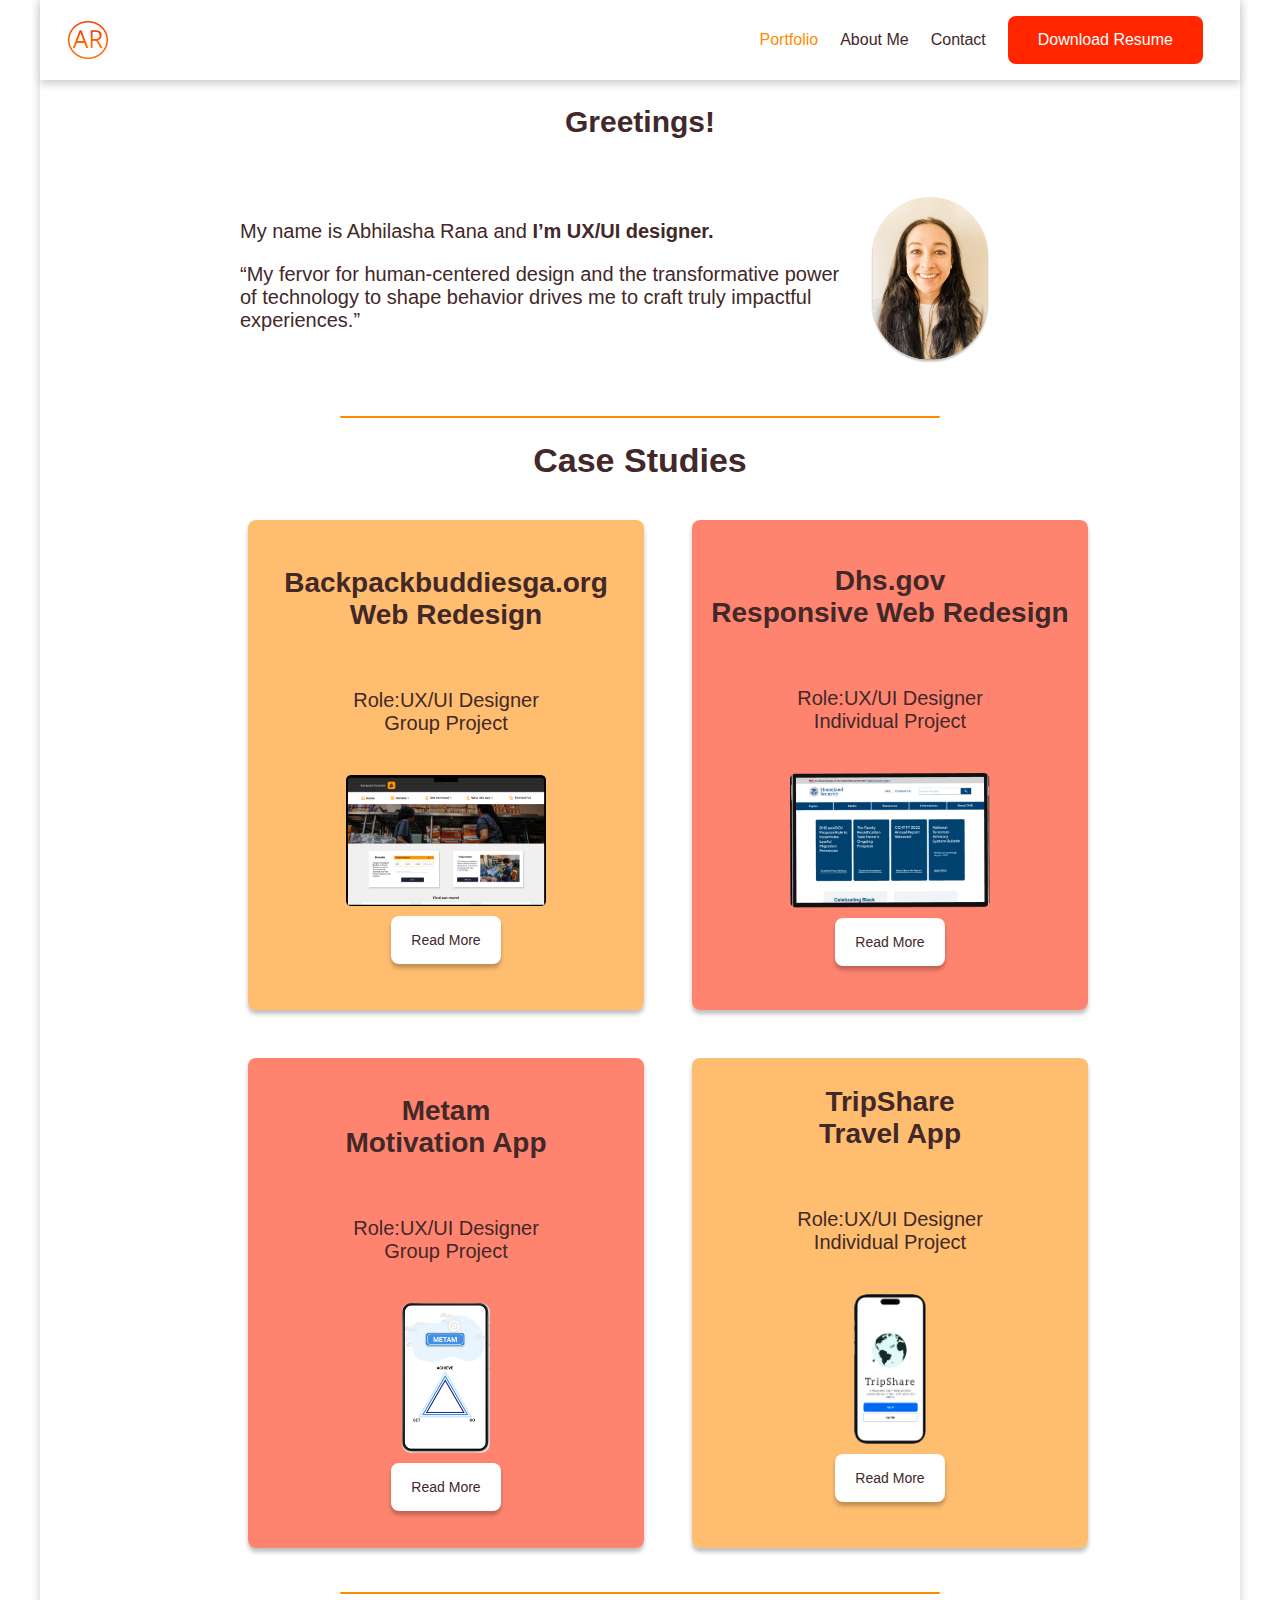
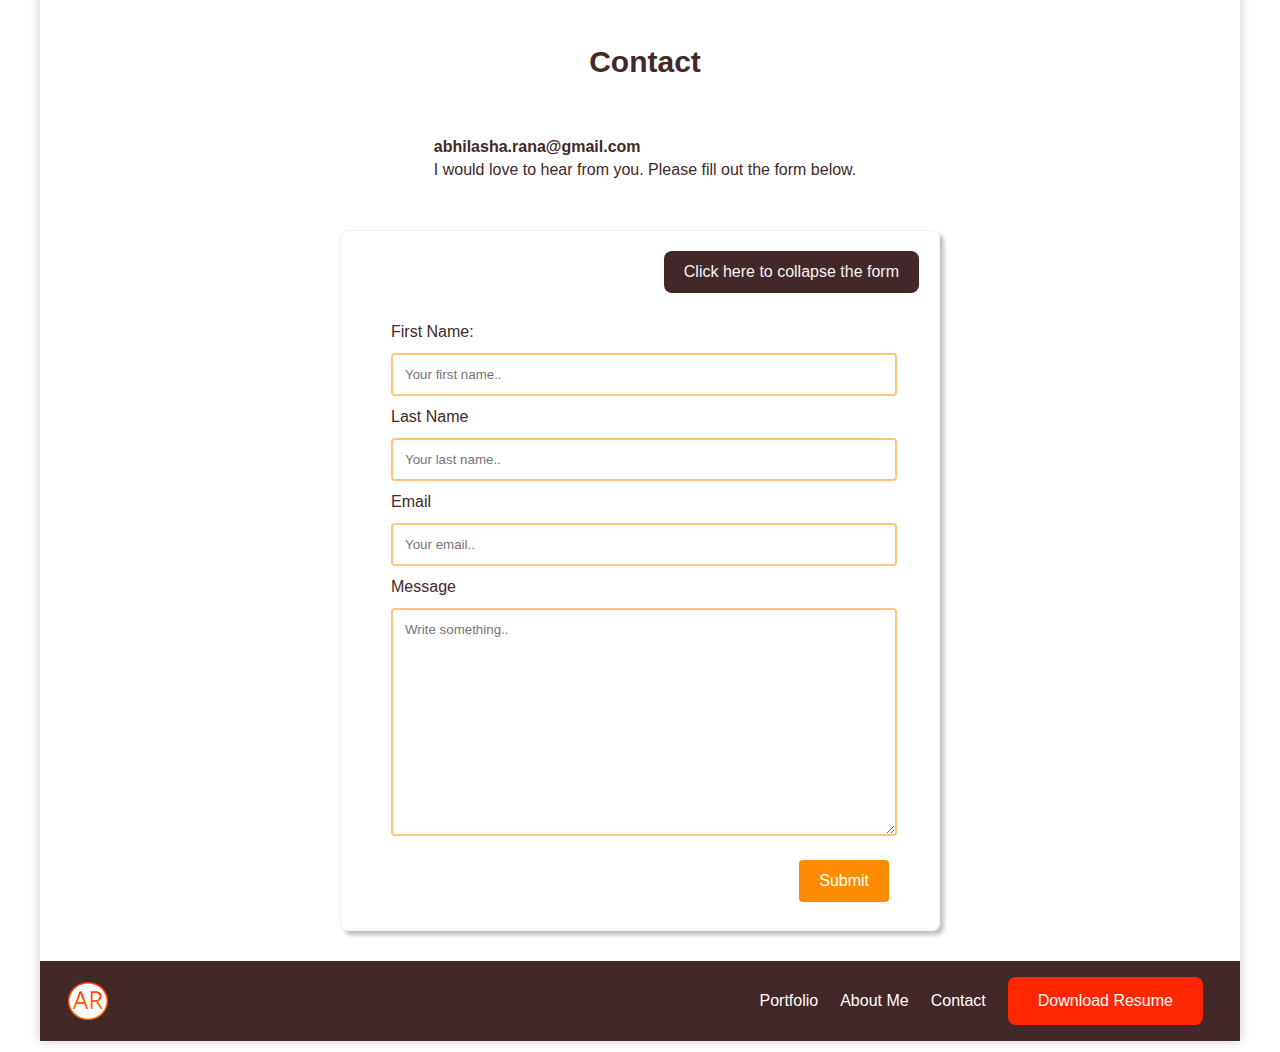
<file: index.html>
<!DOCTYPE html>
<html lang="en">
<head>
    <meta charset="UTF-8">
    <title>Abhilasha Rana Portfolio</title>
    <!--HW 18. Added My Skills section on About Me page-->
        <link rel="icon" href="HOrangeLogo.png" />
        <link rel="Stylesheet" href="CSS/style.css" type="text/css"/>
        <link rel="preconnect" href="https://fonts.googleapis.com">
        <link rel="preconnect" href="https://fonts.gstatic.com" crossorigin>
        <link href="https://fonts.googleapis.com/css2?family=Oooh+Baby&family=Poppins:ital@0;1&display=swap" rel="stylesheet">
</head>
<body>
<!--Navbar Section   -->
<header class="navigation">
    <img src="./Images/HOrangeLogo.png" id="logoImg" />
    <nav >
       <ul >
         <li style="color:#FF8C00">Portfolio</li>
           <li><a style="color:#422828" href="aboutMe.html">About Me</a></About></li>
           <li><a style="color:#422828" href="mailto:abhilasha.rana@gmail.com" target="_blank">Contact</a></li>
           <li> <a href="./Documents/AbhilashaRanaUXUIResume2CareerServ.pdf" target="_blank">
            <button> Download Resume </button>
          </a> </li>
       </ul>
    </nav>
   </div>
    </header>
  </header>


<!--B. Hero img-->
<!--HW18>>My Works below Hero img-->
<section class="heroImg">
<h2 >Greetings!</h2>
<br>

<div class="addPadding">

    <img  src="./Images/YellowProfile pic.png"  id="portfolioImg" alt="Abhilasha Rana's photo" />

    <br>
    <p><span style="font-weight: lighter;" > My name is Abhilasha Rana and</span>
      <span style="font-weight:600;"> I’m UX/UI designer.</span><br>
    </p>
    <p style="font-weight:lighter;">
   “My fervor for human-centered design and the transformative power of technology to shape 
    behavior drives me to craft truly impactful experiences.”
   </p>

</div> <br><br>
   
  

   <hr class="smallHRstyle">


<!-- HW18- My Work constructed using CSS Grid-->

<h1>Case Studies</h1>
<br>
<div class="gridContainer"> 
   <div class="caseStudy1">
    <h3>Backpackbuddiesga.org<br> Web Redesign</h3>
    <p>Role:UX/UI Designer <br>Group Project</p>
    <img class="caseStudyImg" src="./Images/BackPackBuddiesDesktop.png"/>
    <button class="ReadMorebutton"> Read More</button><br>
   </div>
    
   <div class="caseStudy2">
    <h3>Dhs.gov<br> Responsive Web Redesign</h3>
    <p>Role:UX/UI Designer <br>Individual Project</p>
    <img class="caseStudyImg" src="./Images/RedesignDesktop.png"/>
    <button class="ReadMorebutton"> Read More</button><br>
   </div>
   
   <div class="caseStudy3">
    <h3> Metam <br> Motivation App</h3>
    <p>Role:UX/UI Designer <br>Group Project</p>
    <img class="caseStudyMobileImg" src="./Images/MetamMobile.png"/>
    <button class="ReadMorebutton"> Read More</button><br>
   </div>
    
   <div class="caseStudy4">
    <h3>TripShare<br> Travel App</h3>
    <p>Role:UX/UI Designer <br>Individual Project</p>
    <img class="caseStudyMobileImg" src="./Images/TripShareMobile.png"/>
    <button class="ReadMorebutton"> Read More</button><br><br> 
    
    </div>

   </div>

</section>
<br><br>

<hr class="smallHRstyle">

<!--C. Footer-->
<!--HW 19- Interactive Form Accordian-->
<br>

<section>
      
      <div class="contactForm">
         <h2>Contact</h2>
        <p><span style="font-weight: bold;font-size: medium">abhilasha.rana@gmail.com</span><br>
         <span style="font-weight: lighter;font-size: medium">I would love to hear from you. Please fill out the form below. </span>
        </p>
      </div>

       <div class="form-container">
            <div><button class="expandable"> Click here to collapse the form </button>
            </div>
            <div class="form-content"> 
             <form>
               <label for="fname">First Name:</label>
               <input type="text" id="fname" name="firstname" placeholder="Your first name.." required>
               <label for="lname">Last Name</label>
		         <input type="text" id="lname" name="lastname" placeholder="Your last name.." required>
               <label for="email">Email</label>
               <input type="email" id="email" name="email" placeholder="Your email.." required>
               <label for="message">Message</label>
               <textarea id="message" name="message" placeholder="Write something.." style="height:200px" required></textarea>
             </form>
             <button id="submitButton" type="submit">Submit</button>
            </div>
      </div>

   <!--Footer navigation section-->

     <footer class="footerNav">
       <img  src="Images/HOrangeLogo.png" id="logoImg"/>
       <nav >
         <ul >
            <li> <a style="color:#fefefe" href="index.html">Portfolio</a></li>
            <li><a style="color:#fefefe" href="aboutMe.html">About Me</a></li>
            <li ><a style="color:#fefefe" href="mailto:abhilasha.rana@gmail.com" target="_blank">Contact </a></li>
            
            <li> <a href="./Documents/AbhilashaRanaUXUIResume2CareerServ.pdf" target="_blank"><button> Download Resume </button></a></li>
        </ul>
   </footer>
</section>

    
</body>
<script src="https://ajax.googleapis.com/ajax/libs/jquery/3.5.1/jquery.min.js"></script>
<script src="js/index.js"></script>
</html>
</file>
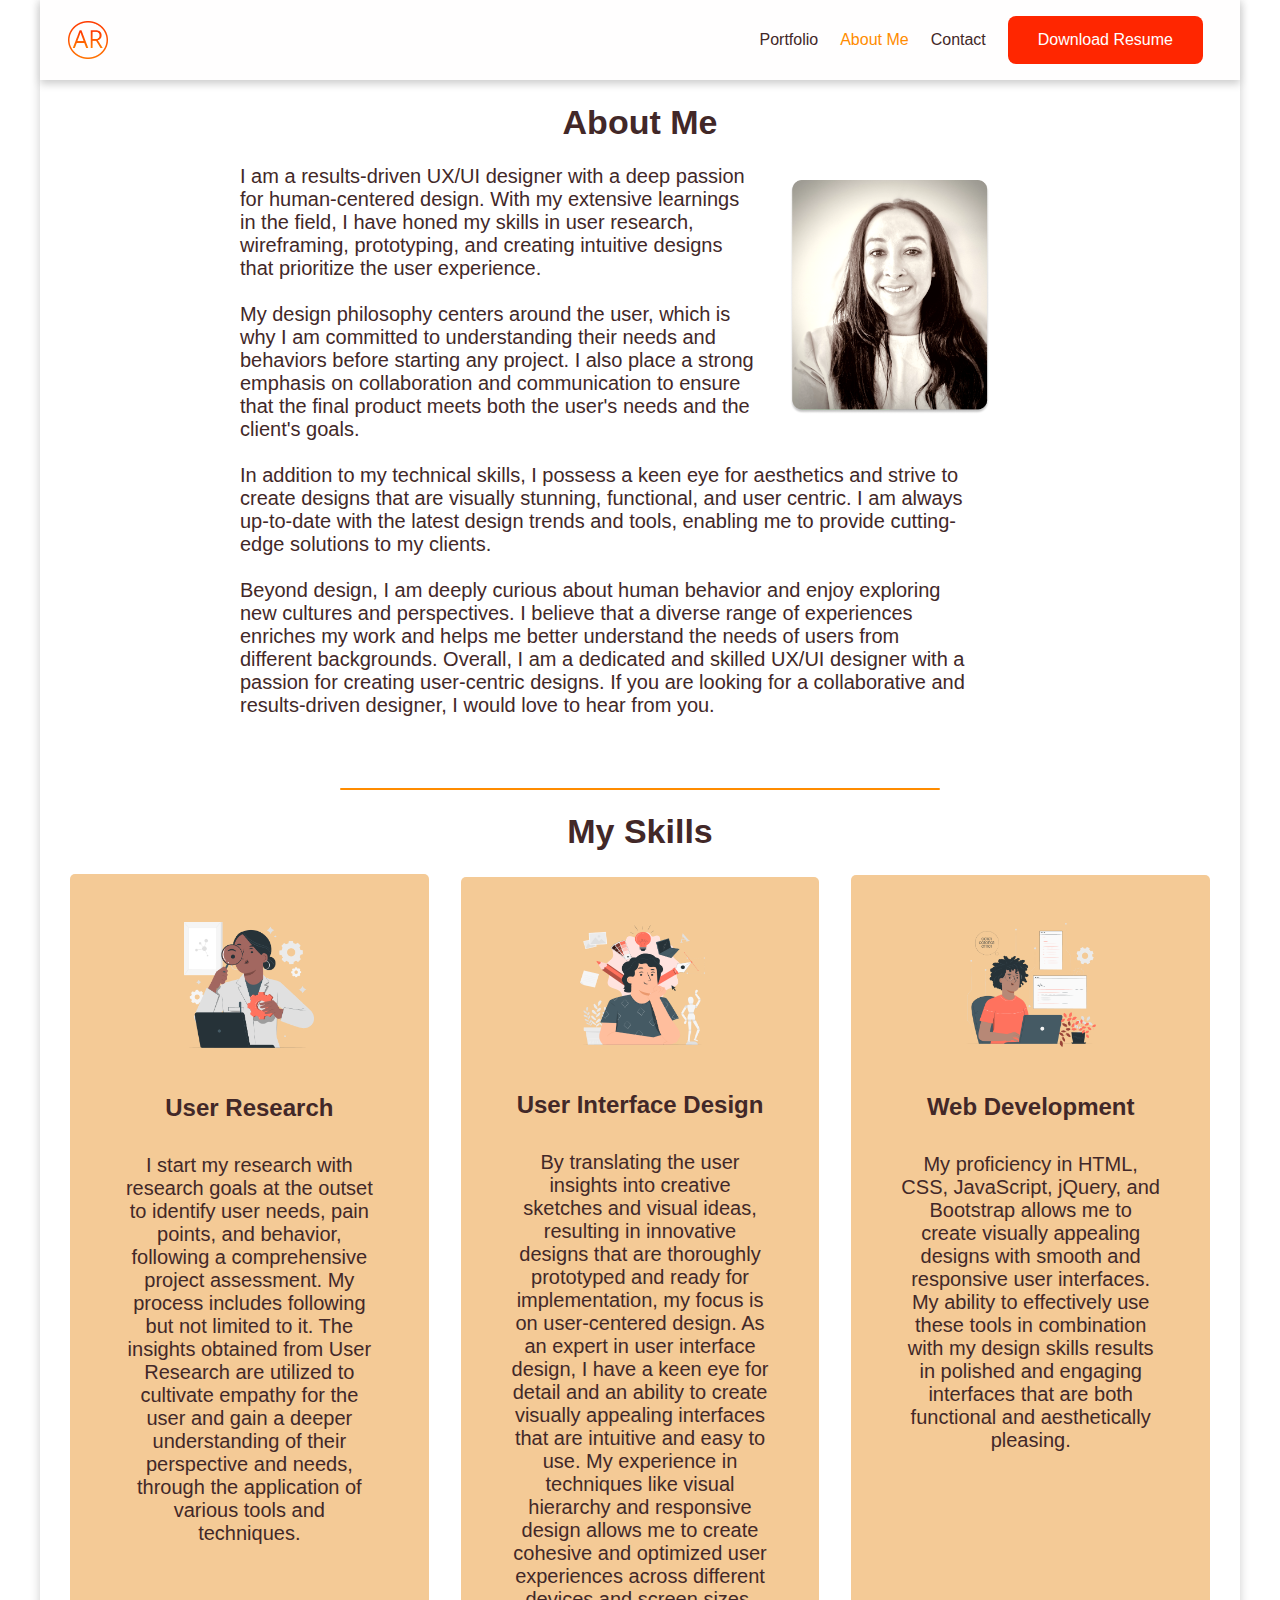
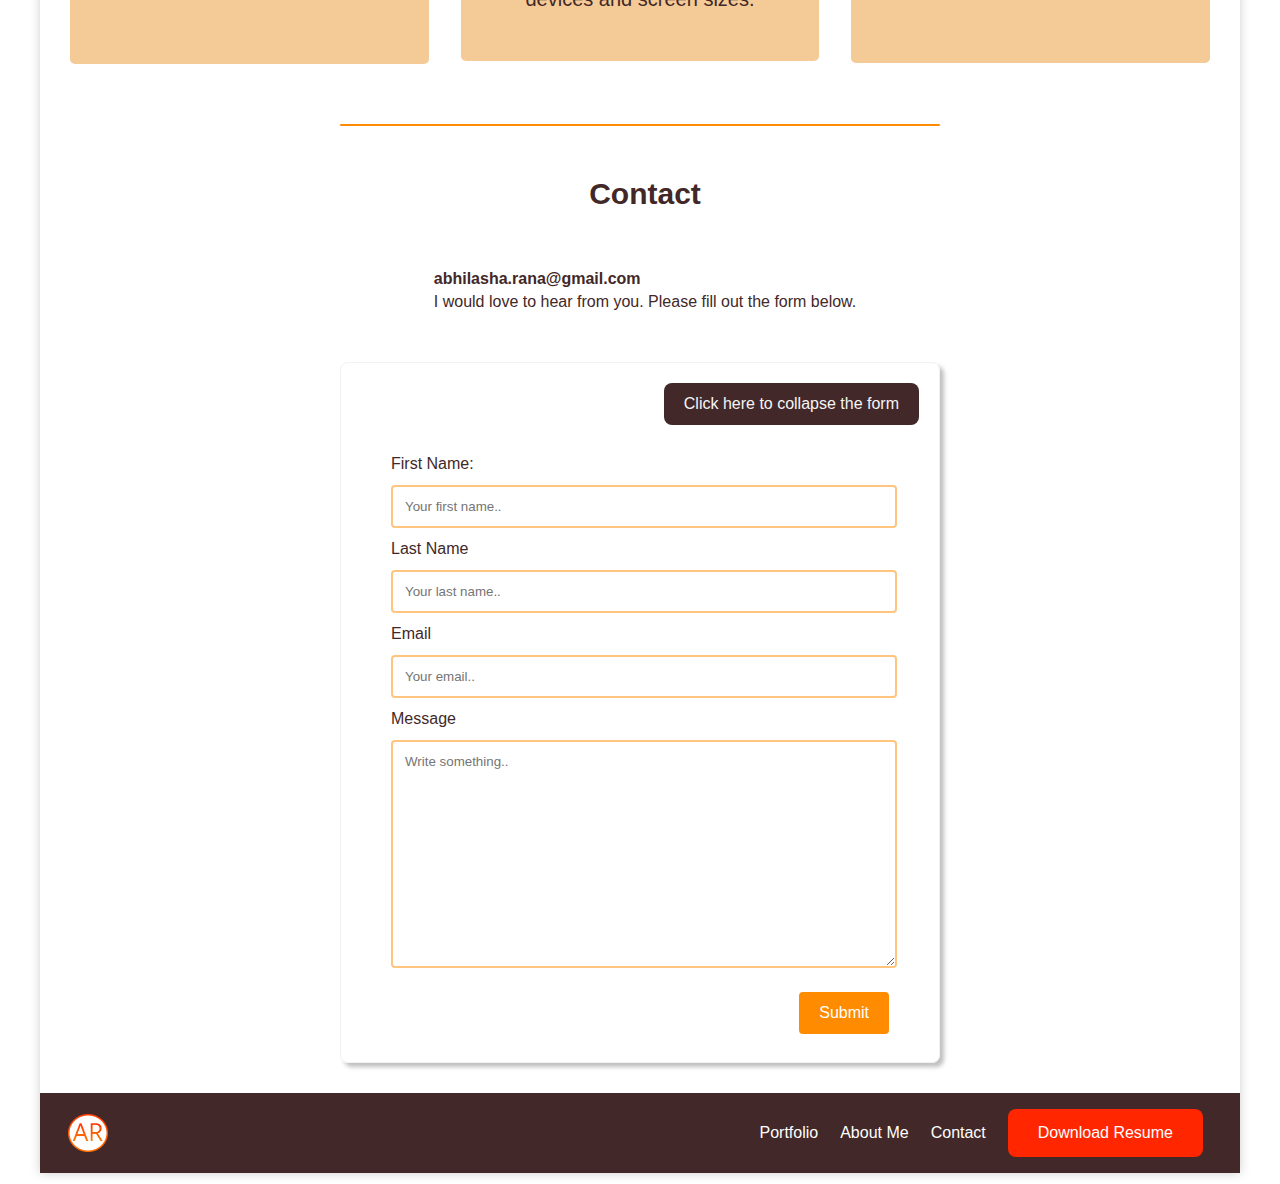
<file: aboutMe.html>
<!DOCTYPE html>
<html lang="en">
<head>
    <meta charset="UTF-8">
    <title>Abhilasha Rana About Me</title>
    <!--HW 18. Added My Skills section on About Me page-->
        <link rel="icon" href="HOrangeLogo.png" />
        <link rel="Stylesheet" href="CSS/style.css" type="text/css"/>
        <link rel="preconnect" href="https://fonts.googleapis.com">
        <link rel="preconnect" href="https://fonts.gstatic.com" crossorigin>
        <link href="https://fonts.googleapis.com/css2?family=Oooh+Baby&family=Poppins:ital@0;1&display=swap" rel="stylesheet">
</head>



<body>

<!--Navbar Section   -->
<header class="navigation">
   <img  src="Images/HOrangeLogo.png" id="logoImg"/>
    <nav >
       <ul >
         <li ><a style="color:#422828" href="index.html">Portfolio</a></li>
           <li style="color:#FF8C00" >About Me</li>
           <li><a style="color:#422828" href="mailto:abhilasha.rana@gmail.com" target="_blank">Contact </a></li>
           <li> <a href="./Documents/AbhilashaRanaUXUIResume2CareerServ.pdf" target="_blank">
            <button> Download Resume </button>
          </a> </li>
       </ul>
    </nav>
  </header>

<!--B. Hero img-->
<!--HW18>>My Skills below Hero img>>About me sec-->
<section class="heroImg">
<h1>About Me</h1>
<div class="addPadding">
   <img  src="./Images/PortfolioPic.png" alt="Abhilasha Rana's photo" />
  <p>I am a results-driven UX/UI designer with a deep passion for human-centered design. 
   With my extensive learnings in the field, I have honed my skills in user research, wireframing, prototyping, and creating intuitive 
   designs that prioritize the user experience.
   <br><br>
   My design philosophy centers around the user, which is why I am committed to understanding their needs and behaviors before starting 
   any project. I also place a strong emphasis on collaboration and communication to ensure that the final product meets both the user's 
   needs and the client's goals.
   <br><br>
   In addition to my technical skills, I possess a keen eye for aesthetics and strive to create designs that are visually stunning, 
   functional, and user centric. I am always up-to-date with the latest design trends and tools, enabling me to provide cutting-edge 
   solutions to my clients.
   <br><br>
   Beyond design, I am deeply curious about human behavior and enjoy exploring new cultures and perspectives. 
   I believe that a diverse range of experiences enriches my work and helps me better understand the needs of users from different 
   backgrounds.
   Overall, I am a dedicated and skilled UX/UI designer with a passion for creating user-centric 
   designs. If you are looking for a collaborative and results-driven designer, I would love to hear from you.<br><br>
  
 </p>

  
</div>
<hr class="smallHRstyle">

<!-- HW18- My Skills section coded with CSS flex-->

<h1>My Skills</h1>
 <div class="flexContainer"> 
   
      <div class="userResearch">
         <br>
         <img src="./Images/Researchpana.png" />
         <h4>User Research</h4>
         <p>I start my research with research goals at the outset to identify user needs, pain points, and behavior, following a comprehensive project assessment. My process includes following but not limited to it.
            The insights obtained from User Research are utilized to cultivate empathy for the user and gain a deeper understanding of their perspective and needs, through the application of various tools and techniques. <br><br><br><br>
      </p>
      </div>

     <div class="userInterfaceDesign">
      <br>
         <img src="./Images/Designpana.png" style="height:120px " />
         <h4>User Interface Design</h4>
         <p>By translating the user insights into creative sketches and visual ideas, resulting in innovative designs that are thoroughly prototyped and ready for implementation, my focus is on user-centered design. 
            As an expert in user interface design, I have a keen eye for detail and an ability to create visually appealing interfaces 
            that are intuitive and easy to use. My experience in techniques like visual hierarchy and
             responsive design allows me to create cohesive and optimized user experiences across 
             different devices and screen sizes.
        </p>
     </div>

     <div class="webDevelopment">
      <br>
        <img src="./Images/Devpana.png" />
        <h4>Web Development</h4>
        <p>My proficiency in HTML, CSS, JavaScript, jQuery, and Bootstrap allows me to create visually appealing 
         designs with smooth and responsive user interfaces. My ability to effectively use these tools in combination
         with my design skills results in polished and engaging interfaces that are both functional and aesthetically pleasing.<br><br><br><br> <br><br> <br><br></p>
      
    </div>
 
 </div>

 <hr class="smallHRstyle">

</section>


<!--C. Footer-->
<!--HW 19- Interactive Form Accordian-->
<br>

<section>
      
      <div class="contactForm">
         <h2>Contact</h2>
        <p><span style="font-weight: bold;font-size: medium">abhilasha.rana@gmail.com</span><br>
         <span style="font-weight: lighter;font-size: medium">I would love to hear from you. Please fill out the form below. </span>
        </p>
      </div>
       <div class="form-container">
            <button class="expandable"> Click here to collapse the form </button>
         
            <div class="form-content"> 
             <form>
               <label for="fname">First Name:</label>
               <input type="text" id="fname" name="firstname" placeholder="Your first name.." required>
               <label for="lname">Last Name</label>
		         <input type="text" id="lname" name="lastname" placeholder="Your last name.." required>
               <label for="email">Email</label>
               <input type="email" id="email" name="email" placeholder="Your email.." required>
               <label for="message">Message</label>
               <textarea id="message" name="message" placeholder="Write something.." style="height:200px" required></textarea>
             </form>
             <button id="submitButton" type="submit">Submit</button>
            </div>
     </div>

   <!--Footer navigation section-->

     <footer class="footerNav">
      <img  src="Images/HOrangeLogo.png" id="logoImg"/>
       
       <nav >
         <ul >
             <li> <a style="color:#fefefe" href="index.html">Portfolio</a></li>
             <li><a style="color:#fefefe" href="aboutMe.html">About Me</a></li>
             <li ><a style="color:#fefefe" href="mailto:abhilasha.rana@gmail.com" target="_blank">Contact </a></li>
             
             <li> <a href="./Documents/AbhilashaRanaUXUIResume2CareerServ.pdf" target="_blank"><button> Download Resume </button></a></li>
         </ul>
  
   </footer>
</section>


    
</body>
<script src="https://ajax.googleapis.com/ajax/libs/jquery/3.5.1/jquery.min.js"></script>
<script src="js/index.js"></script>
</html>
</file>
<file: CSS/style.css>
/** HW 19  **/

.contactForm{
 display:flex;
 flex-direction: column;
 align-items: center;
 margin: 0;
 margin-left: 30px;
 margin-right: auto;
 margin-bottom: 20px;
 max-width: 1150px;
 height: auto;;
 font-family: 'Plus Jakarta Sans', sans-serif;
 color: #422828;

}

.form-container {
 margin-top: 0px;
 margin-left: 300px;
 margin-right: 300px;
 margin-bottom: 30px;
 max-width: 1150px;
 min-height: 40px;
 font-family: 'Plus Jakarta Sans', sans-serif;
 color: #422828;
 border: .05px solid #f2f2f2;
 box-shadow: 4px 4px 4px rgba(0, 0, 0, 0.25);
 border-radius: 8px;
 padding-top: 20px;
 padding-left: 20px;
 padding-right:20px;
 padding-bottom: 40px;
    
  }


.expandable,
.collapsible {
  
  background-color: #42282890;
  color: whitesmoke;
  padding: 12px 20px;
  border: none;
  border-radius: 8px;
  text-align: center;
  font-size: 16px;
  cursor: pointer;
  float:right;
}

.active,
.expandable:hover,
.collapsible:hover {
  background-color: #422828;
}


  .form-content {
    margin-top:30px;
    max-width: 500px;
    padding:30px;
    border: 0 solid #f2f2f2;
    border-radius: 5px;
    background-color: white;
  }


input[type=text], input[type=email], textarea {
    width: 96%;
    padding: 12px;
    border: 2px solid #ff8c0080;
    border-radius: 4px;
    resize: vertical;
    font-family: 'Plus Jakarta Sans', sans-serif;
    color: #422828;
}
#message{

margin-bottom: 20px;
}

label {
    padding: 12px 12px 12px 0;
    display: inline-block;
}

#submitButton[type=submit] {
    background-color: #FF8C00;
    color: white;
    padding: 12px 20px;
    border: none;
    border-radius: 4px;
    cursor: pointer;
    float: right;
}


/** HW 18 My Work section-Portfolio page  **/


.gridContainer{

    display:grid;
    
    width:70%;
    padding-left:  13rem; ;
    padding-right: 13rem;
    gap: 3rem;
    grid-template-columns: 1fr 1fr;
    grid-template-rows: 1fr 1fr ;
    grid-template-areas: 
    'caseStudy1 caseStudy2'
     'caseStudy3 caseStudy4'
    ;

}

.ReadMorebutton{
    display: inline-block;
    background-color: #FFFEFE;
    box-shadow: 0px 4px 4px rgba(0, 0, 0, 0.25);
    border-radius: 8px;
     border: none;
     color: #422828;
     text-align: center;
    text-decoration: none;
    padding: 16px 20px;
    font-size: 14px;
     
    }

.caseStudyImg {
 height:auto;
 width: 200px;
  }

.caseStudyMobileImg{
   height:150px;
   width: auto; 
  }

.caseStudy1{
    display:flex;
    flex-direction: column;
    justify-content:center;
    align-items:center ;
    background: #FF8C0090;
    box-shadow: 0px 4px 4px rgba(0, 0, 0, 0.25);
    border-radius: 8px;
/** RowStart/ColStart/RowEnd/ColEnd **/
/**grid-area: 1/1/1/2; **/
padding-bottom: 10px;
grid-area: caseStudy1;

}

.caseStudy2{
    display:flex;
    flex-direction: column;
    justify-content:center;
    align-items:center ;
background: #FF260090;
box-shadow: 0px 4px 4px rgba(0, 0, 0, 0.25);
border-radius: 8px;
/**grid-area: 1/2/1/2;**/
padding-bottom: 10px;
grid-area: caseStudy2;
}

.caseStudy3{
    display:flex;
    flex-direction: column;
    justify-content:center;
    align-items:center ;
background: #FF260090;
box-shadow: 0px 4px 4px rgba(0, 0, 0, 0.25);
border-radius: 8px;  
grid-area: 2/1/2/2;
padding-bottom: 10px;
grid-area: caseStudy3;
 }

.caseStudy4{
    display:flex;
    flex-direction: column;
    justify-content:center;
    align-items:center ;
background: #FF8C0090;
box-shadow: 0px 4px 4px rgba(0, 0, 0, 0.25);
border-radius: 8px;
grid-area: 2/2/2/2;
padding-bottom: 10px;
grid-area: caseStudy4;
}


/** HW 18  My Skill section-About Me page  **/


.flexContainer{
    display:flex;
    flex-direction: row;
    justify-content:center;
    align-items: center;
    height:auto;
    gap:2rem;
    margin: 20px 30px 30px 30px;
    padding-bottom: 30px;

}
.userResearch{
    flex:1;
    max-width: 33%;
    padding:20px;
    background-color: #f4ca96;
    border-radius: 5px;
    text-align:center;
   
}

.userInterfaceDesign{
    flex:1;
    max-width: 33%;
    padding:20px;
    background-color: #f4ca96;
   
    border-radius: 5px;
    text-align:center;

}
.webDevelopment{
    flex:1;
    max-width: 33%;
    padding:20px;
    background-color: #f4ca96;
    border-radius: 5px;
    text-align:center;
}

.smallHRstyle{
    
    
    background-color: #FF8C00;
    width: 50%;
    height: 2px;
    border: none;
    border-radius: 4px;
}







/** HW 17 **/


.addPadding{
    display: block;
    align-items: center;
    width: 80%;
    padding-bottom: 20px;
    text-align: left;
}

.addPadding p{
    font-size: auto;
    margin-inline-start: 200px;
    margin-inline-end: 30px;
    display: block;
    margin-block-start: 1em;
    margin-block-end: 1em;
    

 }

 .addPadding img{
    width: 200px;
    float: right;
    margin: 5px 0px 20px 20px;
    border-radius: 8px;
    /**box-shadow: 4px 4px 8px #CECECE; **/
   
 }



.navigation{
    background-color:#FFFEFE ;
    display: flex;
    align-items: center;
    box-shadow: 0px 4px 8px #CECECE;
    flex-direction: row;
   justify-content: space-between;
    padding: 0px 16px 0px 16px;
     height: 80px;
  
}



nav {
   
    display: inline-block;
    margin: 10px;

}

nav ul{
    display: flex;
    flex-direction: row;
    list-style-type: none;
    text-decoration: none;
    align-items: baseline;

}


li{
    display: inline-block;
    padding: 11px 11px;
   
    }


a {
        text-decoration: none;
       
    }


    
button {
        background-color: #FF2600; /* red */
        border: none;
        color: white;
        padding: 15px 30px;
        text-align: center;
        text-decoration: none;
        display: inline-block;
        font-size: 16px;
        border-radius: 8px;
      }


      button[type=submit]:hover {
        background-color: #FF260080;
    }
    

body {
    background-color: white;
    margin: 0;
    margin-left: auto;
    margin-right: auto;
    max-width: 1200px;
    height:auto;
    font-family: 'Plus Jakarta Sans', sans-serif;
    color: #422828;
    box-shadow: 0px 0px 10px #CECECE;
}

.footerNav{
    background-color:#422828 ;
    display: flex;
    align-items: center;
    flex-direction: row;
    justify-content: space-between;
    padding: 0px 16px 0px 16px;
    height: 80px;
    font-family: 'Plus Jakarta Sans', sans-serif;
    color: white;

}

.heroImg{
    text-align:center;
    height: auto;
    

}

img {
    display: inline-block;
    width: 130px;
    height:auto;
    padding: 10px;
    overflow-clip-margin: content-box;
    overflow: clip;
}
#portfolioImg{

   width: 120px;
}



#logoImg{
    display: inline-block;
    color:#422828;
    margin-left: 20px;
    width: 40px;
    padding: 2px;
    display: flex;
    justify-content: center;
    align-items: center;
    margin: 10px;
}



p{
    margin: 30px;
    font-size: 20px;
}

h1{
    font-size: 34px; 
    font-weight: bold;
}

h2{
    font-size: 30px;
    font-weight: bold;
}

h3{

    font-size: 28px;
    font-weight: bold;
}

h4{

    font-size: 24px;
    font-weight: bold;
}
/** HW 18 Media Queries**/


@media (max-width:600px) {

  
    .flexContainer {
        flex-direction:column;
        width:100%;
        align-items: center;
        
      
        
    }
    .userResearch, .userInterfaceDesign, .webDevelopment{
        max-width: 80%;
        
    }
   
    .gridContainer{
        display:grid;
        height:auto;
        padding-left: 7rem;
        padding-right: 3rem;
       
        grid-template-columns: 1fr;
        grid-template-rows: 1fr 1fr 1fr 1fr ;
       grid-template-areas: 
       'caseStudy1'
       'caseStudy2'
       'caseStudy3'
       'caseStudy4';
       
    
    
    }
    .caseStudy1, .caseStudy2, .caseStudy3, .caseStudy4{
        max-width: 80%;
    }

    .form-container{
        margin-left: 2px;
        margin-right:2px;
        
    }
   

      .expandable, .collapsible {
        display: block;
        padding: 12px 20px;
       
        font-size: 1.2em;
       
      }
    
      .form-content {
        display: block;
        max-width:400px;
        padding: 20px;
        margin-top: 20px;
        margin-bottom: 20px;
      }
     


      input[type="text"],
      input[type="email"],
      textarea {
        width: 100%;
      }

}
</file>
